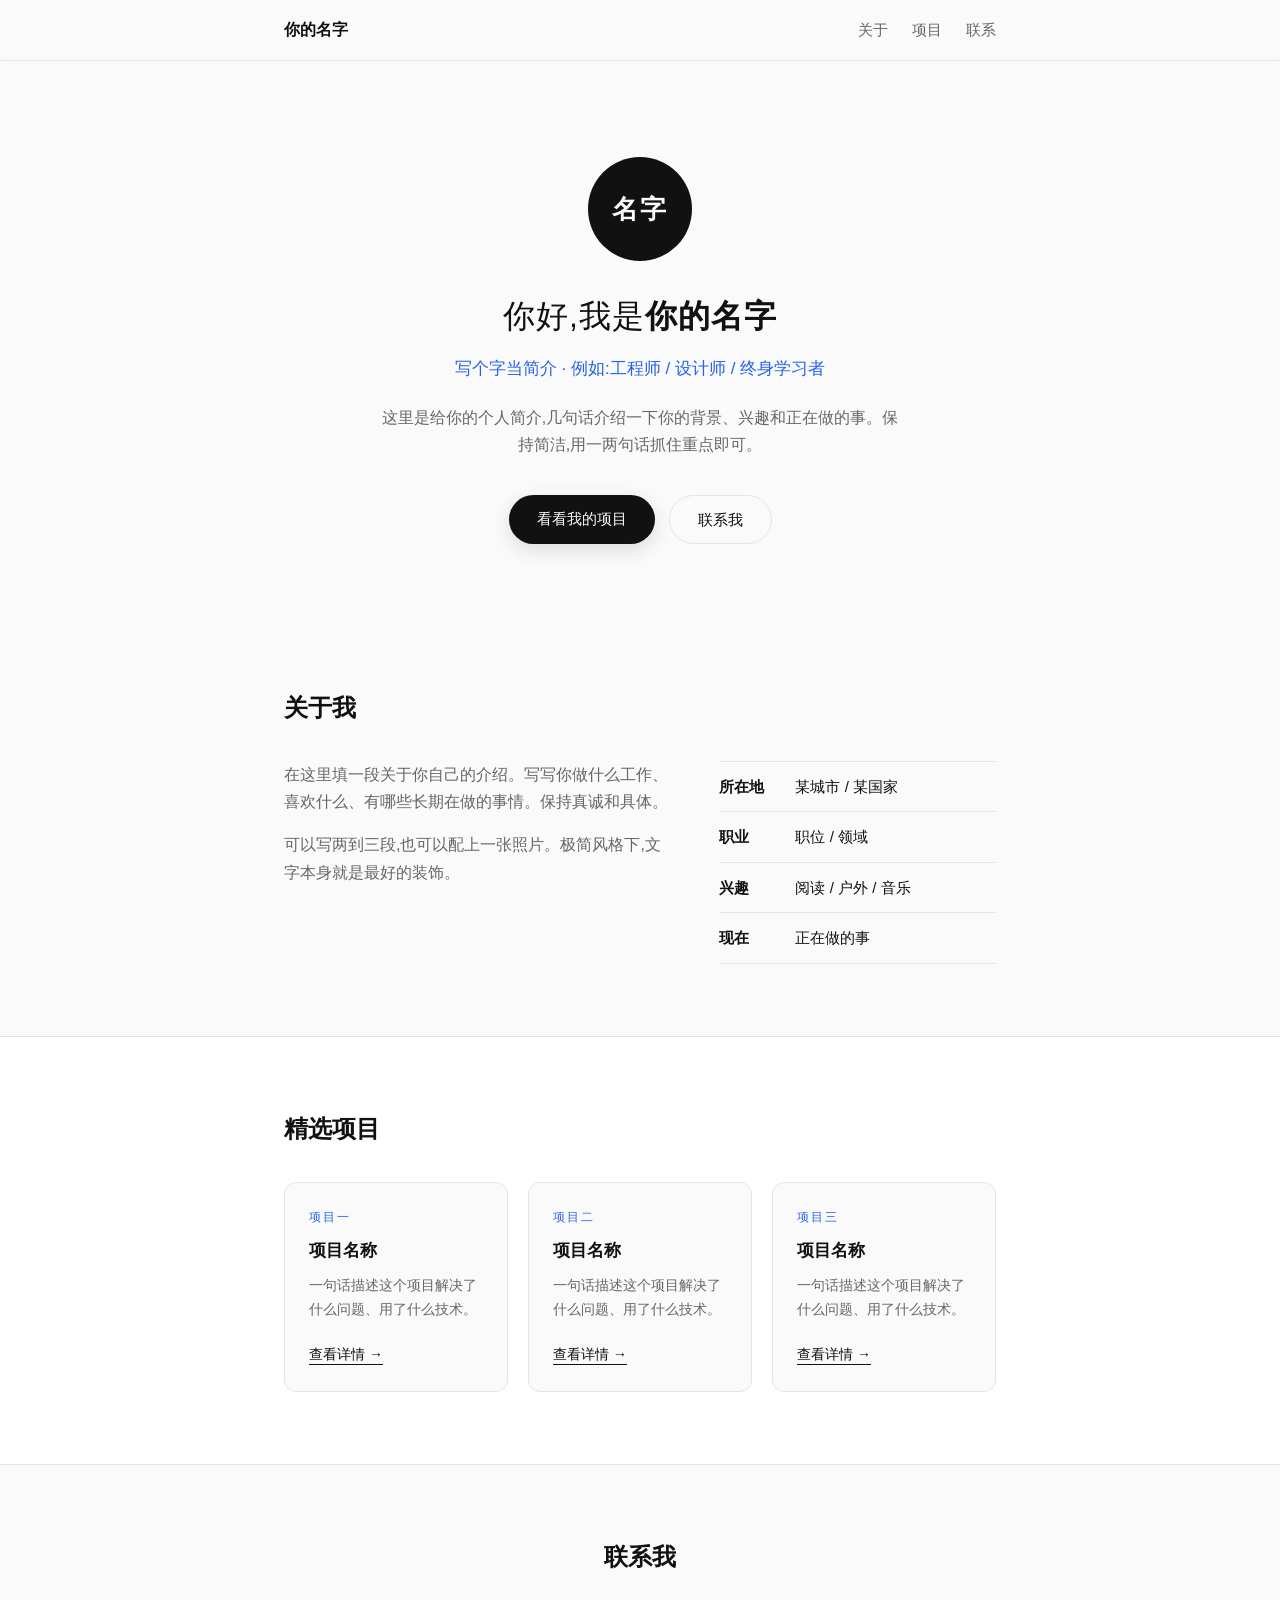
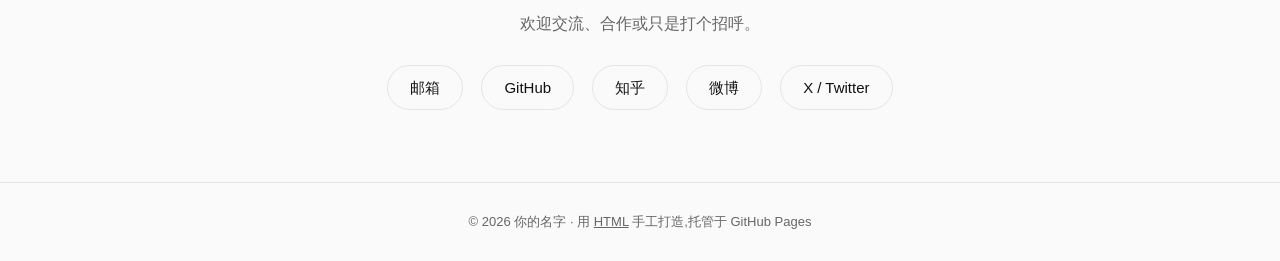
<file: index.html>
<!DOCTYPE html>
<html lang="zh-CN">
<head>
  <meta charset="UTF-8" />
  <meta name="viewport" content="width=device-width, initial-scale=1.0" />
  <title>你的名字 · 个人主页</title>
  <meta name="description" content="简洁极简的个人主页,展示我的简介、项目和联系方式。" />
  <link rel="icon" href="data:image/svg+xml,<svg xmlns='http://www.w3.org/2000/svg' viewBox='0 0 100 100'><circle cx='50' cy='50' r='48' fill='%23111111'/></svg>" />
  <link rel="stylesheet" href="assets/css/style.css" />
</head>
<body>
  <header class="site-header">
    <nav class="nav container" aria-label="主导航">
      <a class="nav-brand" href="#top">你的名字</a>
      <ul class="nav-links">
        <li><a href="#about">关于</a></li>
        <li><a href="#projects">项目</a></li>
        <li><a href="#contact">联系</a></li>
      </ul>
    </nav>
  </header>

  <main id="top">
    <!-- Hero -->
    <section class="hero">
      <div class="container hero-inner">
        <div class="avatar" aria-hidden="true">名字</div>
        <h1 class="hero-name">你好,我是<strong>你的名字</strong></h1>
        <p class="hero-subtitle">写个字当简介 · 例如:工程师 / 设计师 / 终身学习者</p>
        <p class="hero-desc">这里是给你的个人简介,几句话介绍一下你的背景、兴趣和正在做的事。保持简洁,用一两句话抓住重点即可。</p>
        <div class="hero-actions">
          <a class="btn btn-primary" href="#projects">看看我的项目</a>
          <a class="btn btn-ghost" href="#contact">联系我</a>
        </div>
      </div>
    </section>

    <!-- About -->
    <section id="about" class="section">
      <div class="container">
        <h2 class="section-title">关于我</h2>
        <div class="about-grid">
          <div>
            <p>在这里填一段关于你自己的介绍。写写你做什么工作、喜欢什么、有哪些长期在做的事情。保持真诚和具体。</p>
            <p>可以写两到三段,也可以配上一张照片。极简风格下,文字本身就是最好的装饰。</p>
          </div>
          <ul class="facts">
            <li><span class="fact-label">所在地</span> 某城市 / 某国家</li>
            <li><span class="fact-label">职业</span> 职位 / 领域</li>
            <li><span class="fact-label">兴趣</span> 阅读 / 户外 / 音乐</li>
            <li><span class="fact-label">现在</span> 正在做的事</li>
          </ul>
        </div>
      </div>
    </section>

    <!-- Projects -->
    <section id="projects" class="section section-alt">
      <div class="container">
        <h2 class="section-title">精选项目</h2>
        <div class="project-grid">
          <article class="card">
            <div class="card-tag">项目一</div>
            <h3 class="card-title">项目名称</h3>
            <p class="card-desc">一句话描述这个项目解决了什么问题、用了什么技术。</p>
            <a class="card-link" href="#">查看详情 →</a>
          </article>
          <article class="card">
            <div class="card-tag">项目二</div>
            <h3 class="card-title">项目名称</h3>
            <p class="card-desc">一句话描述这个项目解决了什么问题、用了什么技术。</p>
            <a class="card-link" href="#">查看详情 →</a>
          </article>
          <article class="card">
            <div class="card-tag">项目三</div>
            <h3 class="card-title">项目名称</h3>
            <p class="card-desc">一句话描述这个项目解决了什么问题、用了什么技术。</p>
            <a class="card-link" href="#">查看详情 →</a>
          </article>
        </div>
      </div>
    </section>

    <!-- Contact -->
    <section id="contact" class="section">
      <div class="container contact-inner">
        <h2 class="section-title">联系我</h2>
        <p class="contact-desc">欢迎交流、合作或只是打个招呼。</p>
        <div class="social">
          <a class="social-link" href="mailto:you@example.com">邮箱</a>
          <a class="social-link" href="#">GitHub</a>
          <a class="social-link" href="#">知乎</a>
          <a class="social-link" href="#">微博</a>
          <a class="social-link" href="#">X / Twitter</a>
        </div>
      </div>
    </section>
  </main>

  <footer class="site-footer">
    <p>© 2026 你的名字 · 用 <a href="https://developer.mozilla.org/zh-CN/docs/Web/HTML" target="_blank" rel="noopener">HTML</a> 手工打造,托管于 GitHub Pages</p>
  </footer>

  <script src="assets/js/main.js"></script>
</body>
</html>
</file>
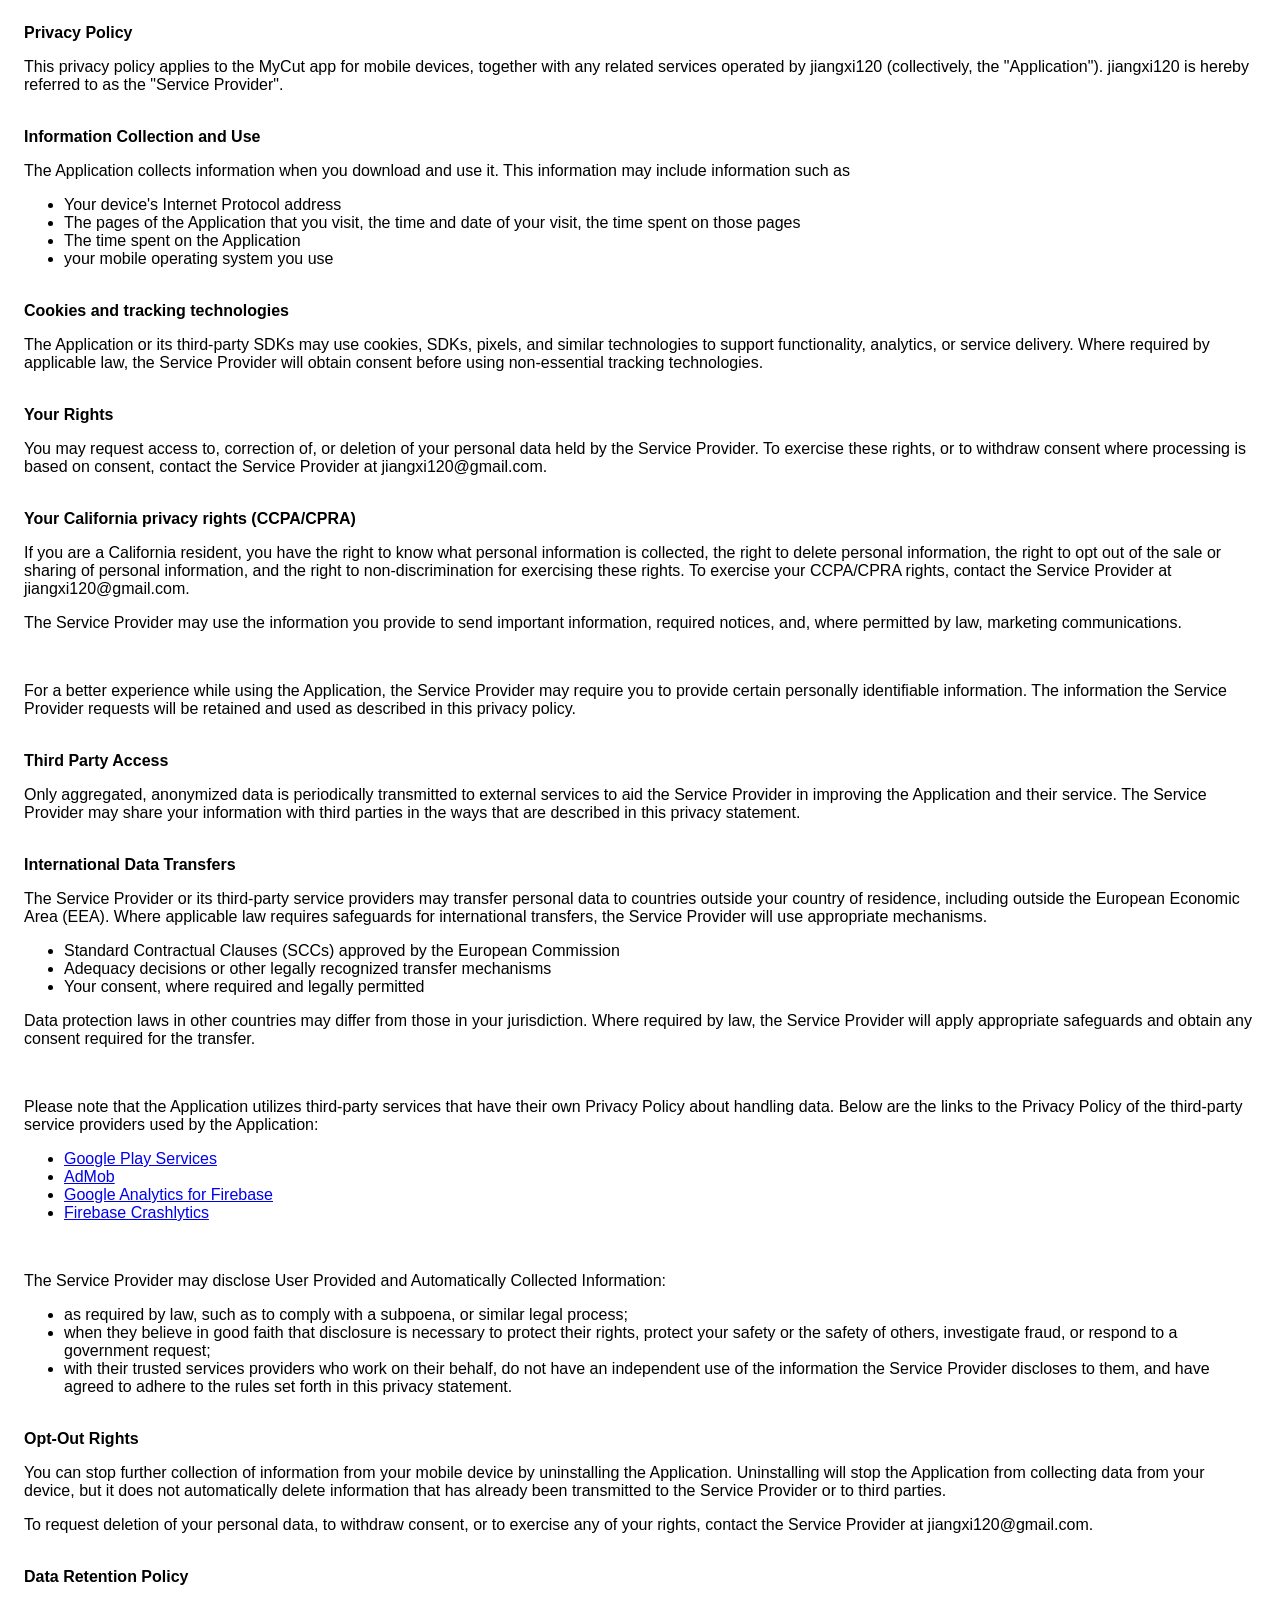
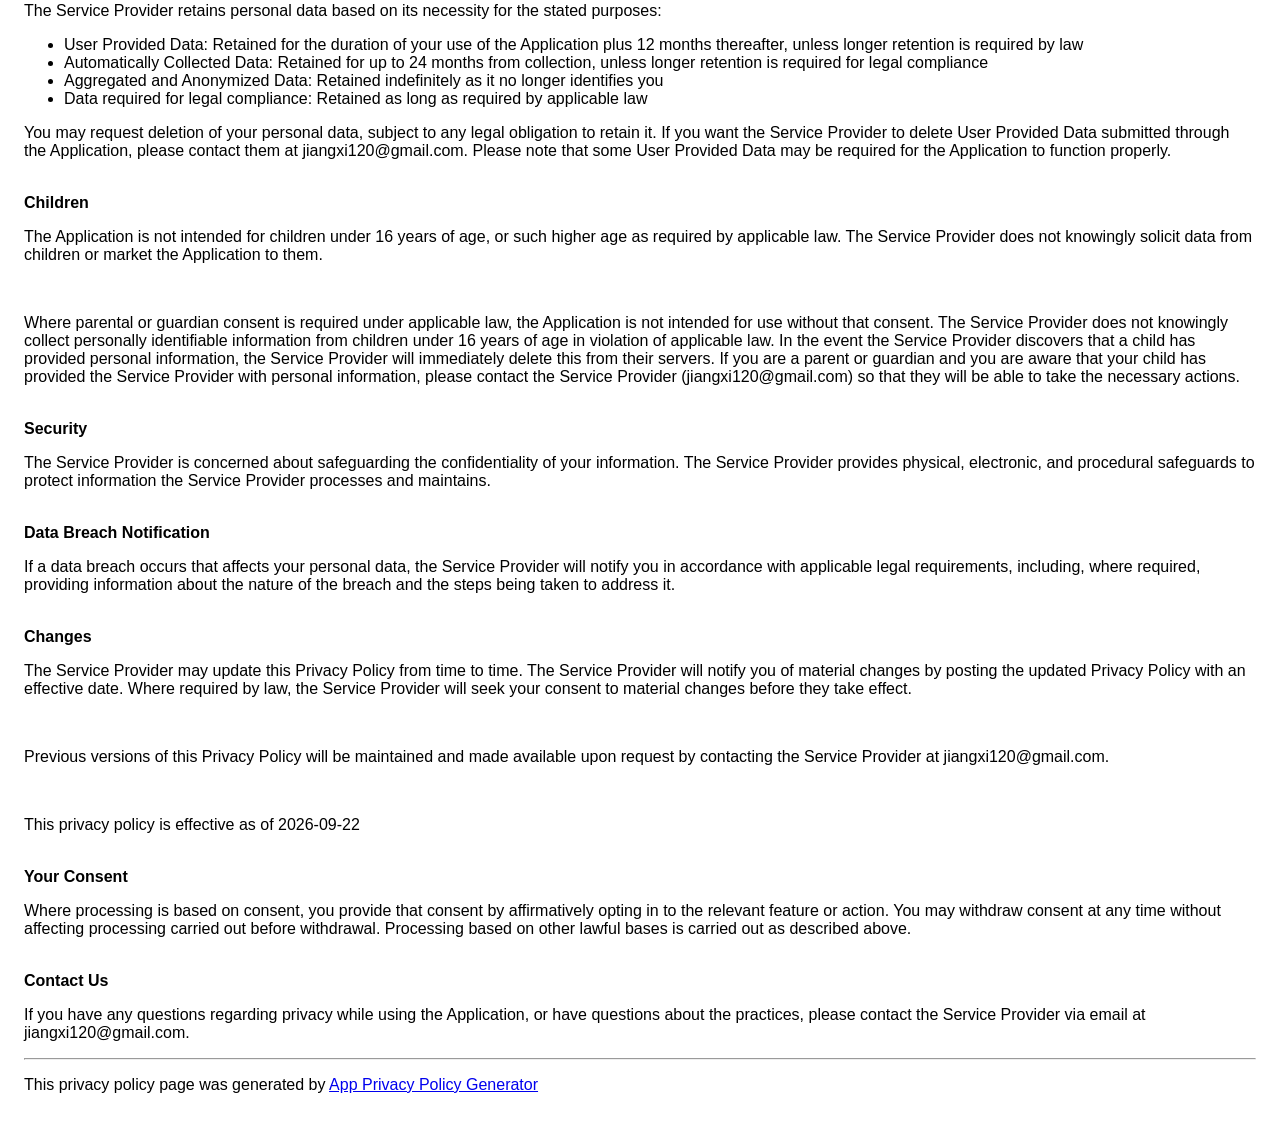
<file: res/privacy.html>
<!DOCTYPE html>
    <html>
    <head>
      <meta charset='utf-8'>
      <meta name='viewport' content='width=device-width'>
      <title>Privacy Policy</title>
      <style> body { font-family: 'Helvetica Neue', Helvetica, Arial, sans-serif; padding:1em; } </style>
    </head>
    <body>
    <strong>Privacy Policy</strong><p>This privacy policy applies to the MyCut app for mobile devices, together with any related services operated by jiangxi120 (collectively, the "Application"). jiangxi120 is hereby referred to as the "Service Provider".</p><br><strong>Information Collection and Use</strong><p>The Application collects information when you download and use it. This information may include information such as</p><ul><li>Your device's Internet Protocol address</li><li>The pages of the Application that you visit, the time and date of your visit, the time spent on those pages</li><li>The time spent on the Application</li><li>your mobile operating system you use</li></ul><p></p><br><strong>Cookies and tracking technologies</strong><p>The Application or its third-party SDKs may use cookies, SDKs, pixels, and similar technologies to support functionality, analytics, or service delivery. Where required by applicable law, the Service Provider will obtain consent before using non-essential tracking technologies.</p><!----><br><strong>Your Rights</strong><p>You may request access to, correction of, or deletion of your personal data held by the Service Provider. To exercise these rights, or to withdraw consent where processing is based on consent, contact the Service Provider at jiangxi120@gmail.com.</p><br><strong>Your California privacy rights (CCPA/CPRA)</strong><p>If you are a California resident, you have the right to know what personal information is collected, the right to delete personal information, the right to opt out of the sale or sharing of personal information, and the right to non-discrimination for exercising these rights. To exercise your CCPA/CPRA rights, contact the Service Provider at jiangxi120@gmail.com.</p><!----><p>The Service Provider may use the information you provide to send important information, required notices, and, where permitted by law, marketing communications.</p><br><p>For a better experience while using the Application, the Service Provider may require you to provide certain personally identifiable information. The information the Service Provider requests will be retained and used as described in this privacy policy.</p><br><strong>Third Party Access</strong><p>Only aggregated, anonymized data is periodically transmitted to external services to aid the Service Provider in improving the Application and their service. The Service Provider may share your information with third parties in the ways that are described in this privacy statement.</p><br><strong>International Data Transfers</strong><p>The Service Provider or its third-party service providers may transfer personal data to countries outside your country of residence, including outside the European Economic Area (EEA). Where applicable law requires safeguards for international transfers, the Service Provider will use appropriate mechanisms.</p><ul><li>Standard Contractual Clauses (SCCs) approved by the European Commission</li><li>Adequacy decisions or other legally recognized transfer mechanisms</li><li>Your consent, where required and legally permitted</li></ul><p>Data protection laws in other countries may differ from those in your jurisdiction. Where required by law, the Service Provider will apply appropriate safeguards and obtain any consent required for the transfer.</p><div><br><p>Please note that the Application utilizes third-party services that have their own Privacy Policy about handling data. Below are the links to the Privacy Policy of the third-party service providers used by the Application:</p><ul><li><a href="https://www.google.com/policies/privacy/" target="_blank" rel="noopener noreferrer">Google Play Services</a></li><li><a href="https://policies.google.com/technologies/partner-sites" target="_blank" rel="noopener noreferrer">AdMob</a></li><li><a href="https://firebase.google.com/support/privacy" target="_blank" rel="noopener noreferrer">Google Analytics for Firebase</a></li><li><a href="https://firebase.google.com/support/privacy/" target="_blank" rel="noopener noreferrer">Firebase Crashlytics</a></li></ul></div><br><p>The Service Provider may disclose User Provided and Automatically Collected Information:</p><ul><li>as required by law, such as to comply with a subpoena, or similar legal process;</li><li>when they believe in good faith that disclosure is necessary to protect their rights, protect your safety or the safety of others, investigate fraud, or respond to a government request;</li><li>with their trusted services providers who work on their behalf, do not have an independent use of the information the Service Provider discloses to them, and have agreed to adhere to the rules set forth in this privacy statement.</li></ul><p></p><br><strong>Opt-Out Rights</strong><div><p>You can stop further collection of information from your mobile device by uninstalling the Application. Uninstalling will stop the Application from collecting data from your device, but it does not automatically delete information that has already been transmitted to the Service Provider or to third parties.</p></div><!----><p>To request deletion of your personal data, to withdraw consent, or to exercise any of your rights, contact the Service Provider at jiangxi120@gmail.com.</p><br><strong>Data Retention Policy</strong><p>The Service Provider retains personal data based on its necessity for the stated purposes:</p><ul><li>User Provided Data: Retained for the duration of your use of the Application plus 12 months thereafter, unless longer retention is required by law</li><li>Automatically Collected Data: Retained for up to 24 months from collection, unless longer retention is required for legal compliance</li><li>Aggregated and Anonymized Data: Retained indefinitely as it no longer identifies you</li><li>Data required for legal compliance: Retained as long as required by applicable law</li></ul><p>You may request deletion of your personal data, subject to any legal obligation to retain it. If you want the Service Provider to delete User Provided Data submitted through the Application, please contact them at jiangxi120@gmail.com. Please note that some User Provided Data may be required for the Application to function properly.</p><!----><br><strong>Children</strong><p>The Application is not intended for children under 16 years of age, or such higher age as required by applicable law. The Service Provider does not knowingly solicit data from children or market the Application to them.</p><div><br><p>Where parental or guardian consent is required under applicable law, the Application is not intended for use without that consent. The Service Provider does not knowingly collect personally identifiable information from children under 16 years of age in violation of applicable law. In the event the Service Provider discovers that a child has provided personal information, the Service Provider will immediately delete this from their servers. If you are a parent or guardian and you are aware that your child has provided the Service Provider with personal information, please contact the Service Provider (jiangxi120@gmail.com) so that they will be able to take the necessary actions.</p></div><br><strong>Security</strong><p>The Service Provider is concerned about safeguarding the confidentiality of your information. The Service Provider provides physical, electronic, and procedural safeguards to protect information the Service Provider processes and maintains.</p><br><strong>Data Breach Notification</strong><p>If a data breach occurs that affects your personal data, the Service Provider will notify you in accordance with applicable legal requirements, including, where required, providing information about the nature of the breach and the steps being taken to address it.</p><br><strong>Changes</strong><p>The Service Provider may update this Privacy Policy from time to time. The Service Provider will notify you of material changes by posting the updated Privacy Policy with an effective date. Where required by law, the Service Provider will seek your consent to material changes before they take effect.</p><br><p>Previous versions of this Privacy Policy will be maintained and made available upon request by contacting the Service Provider at jiangxi120@gmail.com.</p><br><p>This privacy policy is effective as of 2026-09-22</p><br><strong>Your Consent</strong><p>Where processing is based on consent, you provide that consent by affirmatively opting in to the relevant feature or action. You may withdraw consent at any time without affecting processing carried out before withdrawal. Processing based on other lawful bases is carried out as described above.</p><br><strong>Contact Us</strong><p>If you have any questions regarding privacy while using the Application, or have questions about the practices, please contact the Service Provider via email at jiangxi120@gmail.com.</p><hr><p><span>This privacy policy page was generated by </span><a href="https://app-privacy-policy-generator.nisrulz.com/" target="_blank" rel="noopener noreferrer">App Privacy Policy Generator </a></p>
    </body>
    </html>
</file>
<file: assets/css/style.css>
:root {
  --bg: #fafafa;
  --fg: #111111;
  --muted: #666666;
  --line: #e5e5e5;
  --accent: #2563eb;
  --accent-fg: #ffffff;
  --radius: 12px;
  --max-w: 760px;
}

* {
  margin: 0;
  padding: 0;
  box-sizing: border-box;
}

html {
  scroll-behavior: smooth;
}

body {
  font-family: -apple-system, BlinkMacSystemFont, "PingFang SC", "Hiragino Sans GB",
    "Microsoft YaHei", "Segoe UI", Roboto, sans-serif;
  background: var(--bg);
  color: var(--fg);
  line-height: 1.7;
  -webkit-font-smoothing: antialiased;
}

.container {
  max-width: var(--max-w);
  margin: 0 auto;
  padding: 0 24px;
}

a {
  color: inherit;
}

/* ---------- Header / Nav ---------- */
.site-header {
  position: sticky;
  top: 0;
  z-index: 10;
  background: rgba(250, 250, 250, 0.85);
  backdrop-filter: blur(8px);
  border-bottom: 1px solid var(--line);
}

.nav {
  display: flex;
  align-items: center;
  justify-content: space-between;
  height: 60px;
}

.nav-brand {
  font-weight: 600;
  text-decoration: none;
}

.nav-links {
  display: flex;
  gap: 24px;
  list-style: none;
}

.nav-links a {
  text-decoration: none;
  color: var(--muted);
  font-size: 15px;
  transition: color 0.2s ease;
}

.nav-links a:hover {
  color: var(--fg);
}

/* ---------- Hero ---------- */
.hero {
  padding: 96px 0 72px;
}

.hero-inner {
  text-align: center;
}

.avatar {
  width: 104px;
  height: 104px;
  margin: 0 auto 28px;
  border-radius: 999px;
  background: var(--fg);
  color: var(--bg);
  display: flex;
  align-items: center;
  justify-content: center;
  font-size: 26px;
  font-weight: 600;
  letter-spacing: 2px;
  user-select: none;
}

.hero-name {
  font-size: 32px;
  font-weight: 400;
  letter-spacing: 1px;
}

.hero-name strong {
  font-weight: 700;
}

.hero-subtitle {
  margin-top: 12px;
  color: var(--accent);
  font-size: 17px;
}

.hero-desc {
  margin: 20px auto 0;
  max-width: 520px;
  color: var(--muted);
}

.hero-actions {
  margin-top: 36px;
  display: flex;
  gap: 14px;
  justify-content: center;
  flex-wrap: wrap;
}

/* ---------- Buttons ---------- */
.btn {
  display: inline-block;
  padding: 11px 28px;
  border-radius: 999px;
  text-decoration: none;
  font-size: 15px;
  transition: transform 0.2s ease, box-shadow 0.2s ease;
}

.btn:hover {
  transform: translateY(-2px);
}

.btn-primary {
  background: var(--fg);
  color: var(--bg);
  box-shadow: 0 6px 20px rgba(0, 0, 0, 0.12);
}

.btn-ghost {
  border: 1px solid var(--line);
  color: var(--fg);
}

.btn-ghost:hover {
  box-shadow: 0 4px 14px rgba(0, 0, 0, 0.06);
}

/* ---------- Sections ---------- */
.section {
  padding: 72px 0;
}

.section-alt {
  background: #ffffff;
  border-top: 1px solid var(--line);
  border-bottom: 1px solid var(--line);
}

.section-title {
  font-size: 24px;
  font-weight: 700;
  margin-bottom: 32px;
}

/* ---------- About ---------- */
.about-grid {
  display: grid;
  grid-template-columns: 1.4fr 1fr;
  gap: 48px;
}

.about-grid p + p {
  margin-top: 16px;
}

.about-grid p {
  color: var(--muted);
}

.facts {
  list-style: none;
  border-top: 1px solid var(--line);
}

.facts li {
  padding: 12px 0;
  border-bottom: 1px solid var(--line);
  font-size: 15px;
}

.fact-label {
  display: inline-block;
  min-width: 72px;
  color: var(--fg);
  font-weight: 600;
}

/* ---------- Projects ---------- */
.project-grid {
  display: grid;
  grid-template-columns: repeat(3, 1fr);
  gap: 20px;
}

.card {
  background: var(--bg);
  border: 1px solid var(--line);
  border-radius: var(--radius);
  padding: 24px;
  transition: transform 0.2s ease, box-shadow 0.2s ease;
}

.card:hover {
  transform: translateY(-4px);
  box-shadow: 0 12px 28px rgba(0, 0, 0, 0.07);
}

.card-tag {
  font-size: 12px;
  letter-spacing: 2px;
  color: var(--accent);
  margin-bottom: 10px;
}

.card-title {
  font-size: 17px;
  font-weight: 600;
  margin-bottom: 8px;
}

.card-desc {
  font-size: 14px;
  color: var(--muted);
  margin-bottom: 18px;
}

.card-link {
  font-size: 14px;
  color: var(--fg);
  text-decoration: none;
  border-bottom: 1px solid var(--fg);
  padding-bottom: 2px;
}

.card-link:hover {
  color: var(--accent);
  border-color: var(--accent);
}

/* ---------- Contact ---------- */
.contact-inner {
  text-align: center;
}

.contact-desc {
  color: var(--muted);
  margin-bottom: 28px;
}

.social {
  display: flex;
  gap: 18px;
  justify-content: center;
  flex-wrap: wrap;
}

.social-link {
  display: inline-block;
  padding: 9px 22px;
  border: 1px solid var(--line);
  border-radius: 999px;
  text-decoration: none;
  font-size: 15px;
  transition: border-color 0.2s ease, color 0.2s ease, transform 0.2s ease;
}

.social-link:hover {
  border-color: var(--fg);
  transform: translateY(-2px);
}

/* ---------- Footer ---------- */
.site-footer {
  border-top: 1px solid var(--line);
  padding: 28px 0;
  text-align: center;
  font-size: 13px;
  color: var(--muted);
}

.site-footer a {
  color: var(--muted);
}

.site-footer a:hover {
  color: var(--fg);
}

/* ---------- Reveal on scroll ---------- */
.reveal {
  opacity: 0;
  transform: translateY(16px);
  transition: opacity 0.5s ease, transform 0.5s ease;
}

.reveal.visible {
  opacity: 1;
  transform: translateY(0);
}

/* ---------- Responsive ---------- */
@media (max-width: 720px) {
  .hero {
    padding: 64px 0 56px;
  }

  .section {
    padding: 56px 0;
  }

  .about-grid {
    grid-template-columns: 1fr;
    gap: 28px;
  }

  .project-grid {
    grid-template-columns: 1fr;
  }
}

@media (max-width: 480px) {
  .nav-links {
    gap: 16px;
  }

  .hero-name {
    font-size: 26px;
  }
}

/* ---------- Reduced motion ---------- */
@media (prefers-reduced-motion: reduce) {
  html {
    scroll-behavior: auto;
  }

  .reveal {
    opacity: 1;
    transform: none;
    transition: none;
  }
}
</file>
